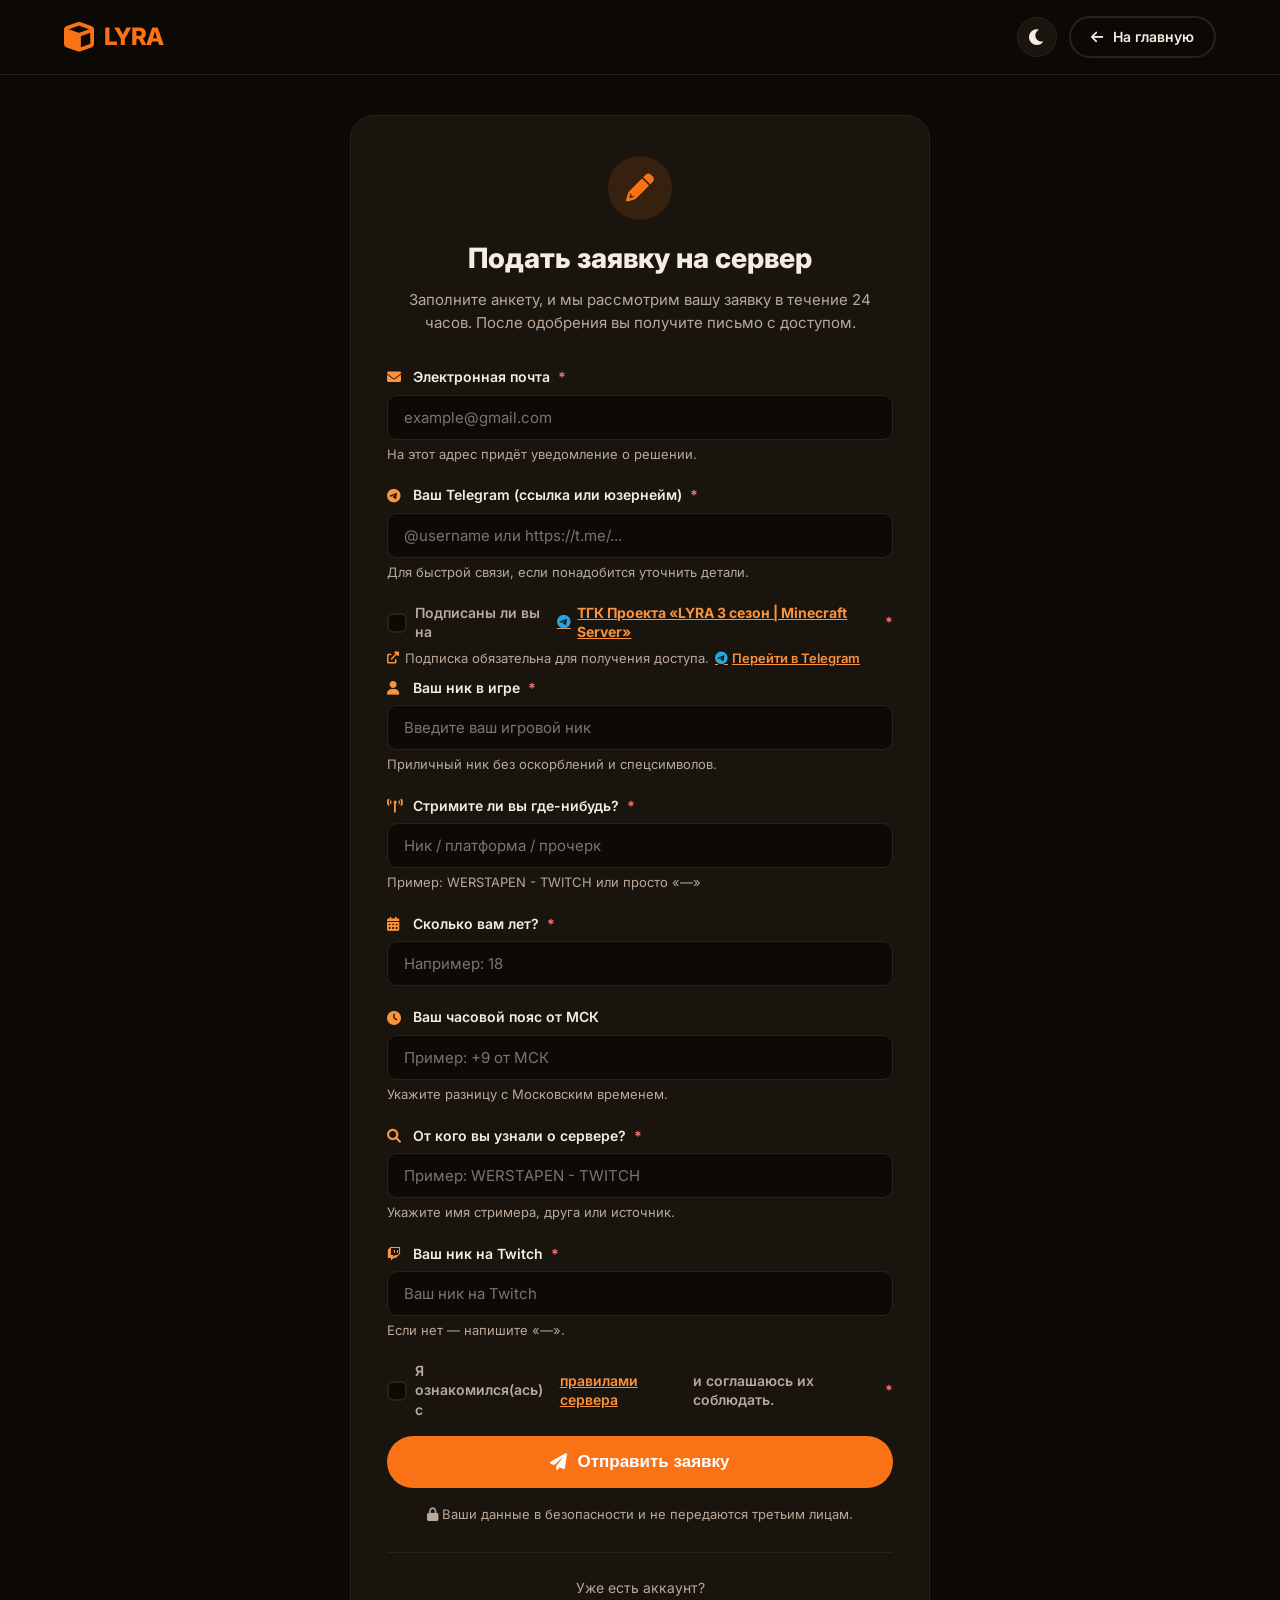
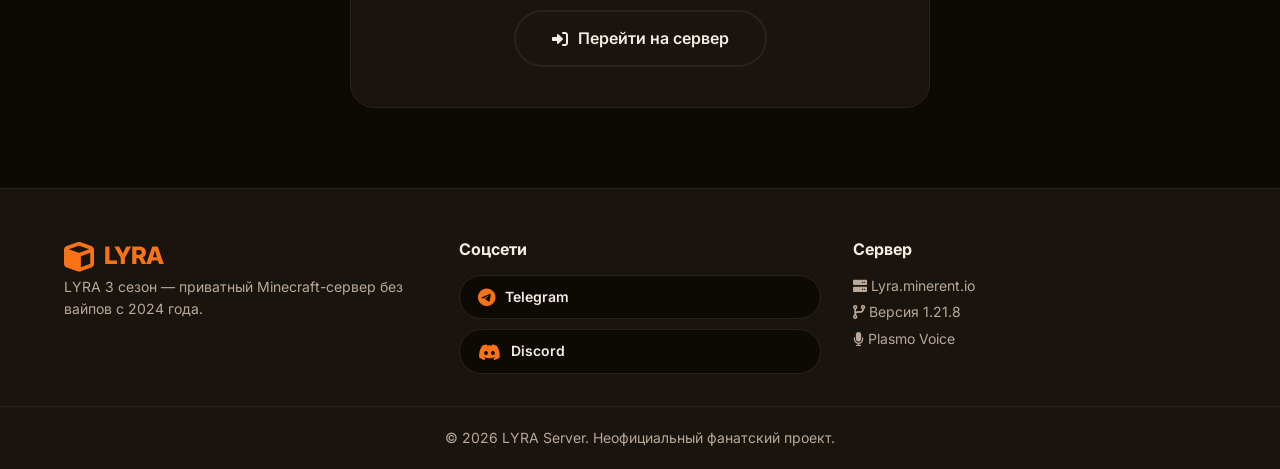
<file: apply.html>
<!DOCTYPE html>
<html lang="ru" data-theme="dark">
<head>
    <meta charset="UTF-8" />
    <meta name="viewport" content="width=device-width, initial-scale=1.0" />
    <title>Заявка на сервер — LYRA</title>

    <link rel="preconnect" href="https://fonts.googleapis.com" />
    <link rel="preconnect" href="https://fonts.gstatic.com" crossorigin />
    <link href="https://fonts.googleapis.com/css2?family=Inter:opsz,wght@14..32,400;14..32,600;14..32,700;14..32,800&display=swap" rel="stylesheet" />
    <link rel="stylesheet" href="https://cdnjs.cloudflare.com/ajax/libs/font-awesome/6.0.0-beta3/css/all.min.css" />

    <link rel="stylesheet" href="css/style.css" />
    <link rel="stylesheet" href="css/theme.css" />
</head>
<body>

    <header>
        <div class="container header-inner">
            <a href="index.html" class="logo">
                <i class="fas fa-cube"></i>
                <span>LYRA</span>
            </a>

            <div class="header-actions">
                <button class="theme-toggle" id="themeToggle" aria-label="Переключить тему">
                    <i class="fas fa-moon"></i>
                </button>
                <a href="index.html" class="btn-secondary" style="padding: 8px 20px; font-size: 14px;">
                    <i class="fas fa-arrow-left"></i> На главную
                </a>
            </div>
        </div>
    </header>

    <section class="apply-page" id="applyPage">
        <div class="container">
            <div class="apply-wrapper">

                <div id="formContainer">
                    <div class="apply-header">
                        <div class="apply-icon">
                            <i class="fas fa-pencil-alt"></i>
                        </div>
                        <h1>Подать заявку на сервер</h1>
                        <p class="apply-sub">
                            Заполните анкету, и мы рассмотрим вашу заявку в течение 24 часов.
                            После одобрения вы получите письмо с доступом.
                        </p>
                    </div>

                    <form class="apply-form" id="applyForm">
                        <!-- Все поля формы -->

                        <!-- 1. Электронная почта -->
                        <div class="form-group">
                            <label for="email">
                                <i class="fas fa-envelope"></i> Электронная почта <span class="required">*</span>
                            </label>
                            <input type="email" id="email" name="email" placeholder="example@gmail.com" required />
                            <span class="form-hint">На этот адрес придёт уведомление о решении.</span>
                        </div>

                        <!-- 2. Telegram -->
                        <div class="form-group">
                            <label for="telegram">
                                <i class="fab fa-telegram-plane"></i> Ваш Telegram (ссылка или юзернейм) <span class="required">*</span>
                            </label>
                            <input type="text" id="telegram" name="telegram" placeholder="@username или https://t.me/..." required />
                            <span class="form-hint">Для быстрой связи, если понадобится уточнить детали.</span>
                        </div>

<!-- 3. Подписка на ТГК -->
<div class="form-group checkbox-group">
    <label class="checkbox-label">
        <input type="checkbox" id="agreeTelegram" name="agreeTelegram" value="Да" required />
        <span class="checkmark"></span>
        Подписаны ли вы на 
        <a href="https://t.me/lyraminecraft" target="_blank" class="rules-link" style="font-weight: 700; display: inline-flex; align-items: center; gap: 4px;">
            <i class="fab fa-telegram-plane" style="color: #26A5E4;"></i>
            ТГК Проекта «LYRA 3 сезон | Minecraft Server»
        </a>
        <span class="required">*</span>
    </label>
    <span class="form-hint" style="margin-top: 4px; display: flex; align-items: center; gap: 6px; flex-wrap: wrap;">
        <i class="fas fa-external-link-alt" style="font-size: 12px; color: var(--orange-400);"></i>
        Подписка обязательна для получения доступа.
        <a href="https://t.me/lyraminecraft" target="_blank" class="rules-link" style="font-weight: 600; display: inline-flex; align-items: center; gap: 4px;">
            <i class="fab fa-telegram-plane" style="color: #26A5E4;"></i>
            Перейти в Telegram
        </a>
    </span>
</div>

                        <!-- 4. Ник в игре -->
                        <div class="form-group">
                            <label for="nickname">
                                <i class="fas fa-user"></i> Ваш ник в игре <span class="required">*</span>
                            </label>
                            <input type="text" id="nickname" name="nickname" placeholder="Введите ваш игровой ник" required />
                            <span class="form-hint">Приличный ник без оскорблений и спецсимволов.</span>
                        </div>

                        <!-- 5. Стриминг -->
                        <div class="form-group">
                            <label for="streaming">
                                <i class="fas fa-broadcast-tower"></i> Стримите ли вы где-нибудь? <span class="required">*</span>
                            </label>
                            <input type="text" id="streaming" name="streaming" placeholder="Ник / платформа / прочерк" required />
                            <span class="form-hint">Пример: WERSTAPEN - TWITCH или просто «—»</span>
                        </div>

                        <!-- 6. Возраст -->
                        <div class="form-group">
                            <label for="age">
                                <i class="fas fa-calendar-alt"></i> Сколько вам лет? <span class="required">*</span>
                            </label>
                            <input type="number" id="age" name="age" placeholder="Например: 18" min="10" max="99" required />
                        </div>

                        <!-- 7. Часовой пояс -->
                        <div class="form-group">
                            <label for="timezone">
                                <i class="fas fa-clock"></i> Ваш часовой пояс от МСК
                            </label>
                            <input type="text" id="timezone" name="timezone" placeholder="Пример: +9 от МСК" />
                            <span class="form-hint">Укажите разницу с Московским временем.</span>
                        </div>

                        <!-- 8. Откуда узнали -->
                        <div class="form-group">
                            <label for="source">
                                <i class="fas fa-search"></i> От кого вы узнали о сервере? <span class="required">*</span>
                            </label>
                            <input type="text" id="source" name="source" placeholder="Пример: WERSTAPEN - TWITCH" required />
                            <span class="form-hint">Укажите имя стримера, друга или источник.</span>
                        </div>

                        <!-- 9. Ник на Твиче -->
                        <div class="form-group">
                            <label for="twitch">
                                <i class="fab fa-twitch"></i> Ваш ник на Twitch <span class="required">*</span>
                            </label>
                            <input type="text" id="twitch" name="twitch" placeholder="Ваш ник на Twitch" required />
                            <span class="form-hint">Если нет — напишите «—».</span>
                        </div>

                        <div class="form-group checkbox-group">
                            <label class="checkbox-label">
                                <input type="checkbox" id="agreeRules" name="agreeRules" value="Да" required />
                                <span class="checkmark"></span>
                                Я ознакомился(ась) с <a href="rules.html" class="rules-link" target="_blank">правилами сервера</a> и соглашаюсь их соблюдать. <span class="required">*</span>
                            </label>
                        </div>

                        <button type="submit" class="btn-primary submit-btn">
                            <i class="fas fa-paper-plane"></i> Отправить заявку
                        </button>

                        <p class="form-footer">
                            <i class="fas fa-lock"></i> Ваши данные в безопасности и не передаются третьим лицам.
                        </p>
                    </form>
                </div>

                <div id="successContainer" style="display: none; text-align: center; padding: 30px 0;">
                    <div class="success-icon" style="font-size: 72px; color: #4ade80; margin-bottom: 20px;">
                        <i class="fas fa-check-circle"></i>
                    </div>
                    <h2 style="font-size: 32px; font-weight: 800; margin-bottom: 12px;">Заявка отправлена! 🎉</h2>
                    <p style="color: var(--text-muted); font-size: 17px; max-width: 400px; margin: 0 auto 24px;">
                        Спасибо! Мы рассмотрим вашу заявку в течение 24 часов.
                        На указанную почту придёт уведомление о решении.
                    </p>
                    <div style="display: flex; gap: 16px; justify-content: center; flex-wrap: wrap;">
                        <a href="index.html" class="btn-primary">
                            <i class="fas fa-home"></i> На главную
                        </a>
                        <a href="rules.html" class="btn-secondary">
                            <i class="fas fa-gavel"></i> Правила
                        </a>
                    </div>
                    <p style="color: var(--text-muted); font-size: 14px; margin-top: 24px;">
                        <i class="fas fa-envelope"></i> Письмо отправлено на вашу почту
                    </p>
                </div>

                <div class="apply-alternative" id="alternativeBlock">
                    <p>Уже есть аккаунт?</p>
                    <a href="index.html" class="btn-secondary">
                        <i class="fas fa-sign-in-alt"></i> Перейти на сервер
                    </a>
                </div>

            </div>
        </div>
    </section>

    <footer>
        <div class="container footer-inner">
            <div class="footer-col">
                <div class="logo">
                    <i class="fas fa-cube"></i>
                    <span>LYRA</span>
                </div>
                <p>LYRA 3 сезон — приватный Minecraft-сервер без вайпов с 2024 года.</p>
            </div>
            <div class="footer-col">
                <h4>Соцсети</h4>
                <div class="social-links">
                    <a href="#" class="social-btn" id="telegramLink" aria-label="Telegram">
                        <i class="fab fa-telegram-plane"></i> Telegram
                    </a>
                    <a href="#" class="social-btn" id="discordLink" aria-label="Discord">
                        <i class="fab fa-discord"></i> Discord
                    </a>
                </div>
            </div>
            <div class="footer-col">
                <h4>Сервер</h4>
                <p><i class="fas fa-server"></i> Lyra.minerent.io</p>
                <p><i class="fas fa-code-branch"></i> Версия 1.21.8</p>
                <p><i class="fas fa-microphone"></i> Plasmo Voice</p>
            </div>
        </div>
        <div class="footer-bottom">
            <div class="container">
                <p>© 2026 LYRA Server. Неофициальный фанатский проект.</p>
            </div>
        </div>
    </footer>

    <script src="js/config.js"></script>
    <script src="js/main.js"></script>
    <script>
        document.addEventListener('DOMContentLoaded', function() {

            const themeToggle = document.getElementById('themeToggle');
            if (themeToggle) {
                themeToggle.addEventListener('click', function() {
                    const html = document.documentElement;
                    const currentTheme = html.getAttribute('data-theme');
                    const newTheme = currentTheme === 'dark' ? 'light' : 'dark';
                    html.setAttribute('data-theme', newTheme);
                    localStorage.setItem('theme', newTheme);
                    const icon = this.querySelector('i');
                    icon.className = newTheme === 'dark' ? 'fas fa-moon' : 'fas fa-sun';
                });
            }

            const savedTheme = localStorage.getItem('theme');
            if (savedTheme) {
                document.documentElement.setAttribute('data-theme', savedTheme);
                const icon = document.querySelector('#themeToggle i');
                if (icon) {
                    icon.className = savedTheme === 'dark' ? 'fas fa-moon' : 'fas fa-sun';
                }
            }

            const telegramLink = document.getElementById('telegramLink');
            const discordLink = document.getElementById('discordLink');

            if (telegramLink && typeof SERVER_CONFIG !== 'undefined' && SERVER_CONFIG.social) {
                telegramLink.href = SERVER_CONFIG.social.telegram;
                telegramLink.target = '_blank';
            }

            if (discordLink && typeof SERVER_CONFIG !== 'undefined' && SERVER_CONFIG.social) {
                discordLink.href = SERVER_CONFIG.social.discord;
                discordLink.target = '_blank';
            }

            const form = document.getElementById('applyForm');
            const formContainer = document.getElementById('formContainer');
            const successContainer = document.getElementById('successContainer');
            const alternativeBlock = document.getElementById('alternativeBlock');

            if (form) {
                form.addEventListener('submit', async function(e) {
                    e.preventDefault();

                    const formData = new FormData(form);
                    const submitBtn = form.querySelector('.submit-btn');

                    const agreeRules = document.getElementById('agreeRules');
                    const agreeTelegram = document.getElementById('agreeTelegram');

                    if (!agreeRules.checked) {
                        alert('❌ Необходимо согласиться с правилами сервера.');
                        return;
                    }

                    if (!agreeTelegram.checked) {
                        alert('❌ Вы должны быть подписаны на Telegram-канал LYRA.');
                        return;
                    }

                    submitBtn.disabled = true;
                    submitBtn.innerHTML = '<i class="fas fa-spinner fa-spin"></i> Отправка...';

                    try {
                        const response = await fetch('https://formsubmit.co/ajax/nrudenko204@gmail.com', {
                            method: 'POST',
                            body: formData
                        });

                        const result = await response.json();

                        if (result.success) {
                            formContainer.style.display = 'none';
                            successContainer.style.display = 'block';
                            alternativeBlock.style.display = 'none';
                            document.title = 'Заявка отправлена — LYRA';
                            window.scrollTo({ top: 0, behavior: 'smooth' });
                        } else {
                            throw new Error('Ошибка отправки');
                        }
                    } catch (error) {
                        alert('❌ Ошибка отправки. Попробуйте позже.');
                        console.error('Ошибка:', error);
                    } finally {
                        submitBtn.disabled = false;
                        submitBtn.innerHTML = '<i class="fas fa-paper-plane"></i> Отправить заявку';
                    }
                });
            }
        });
    </script>
</body>
</html>
</file>
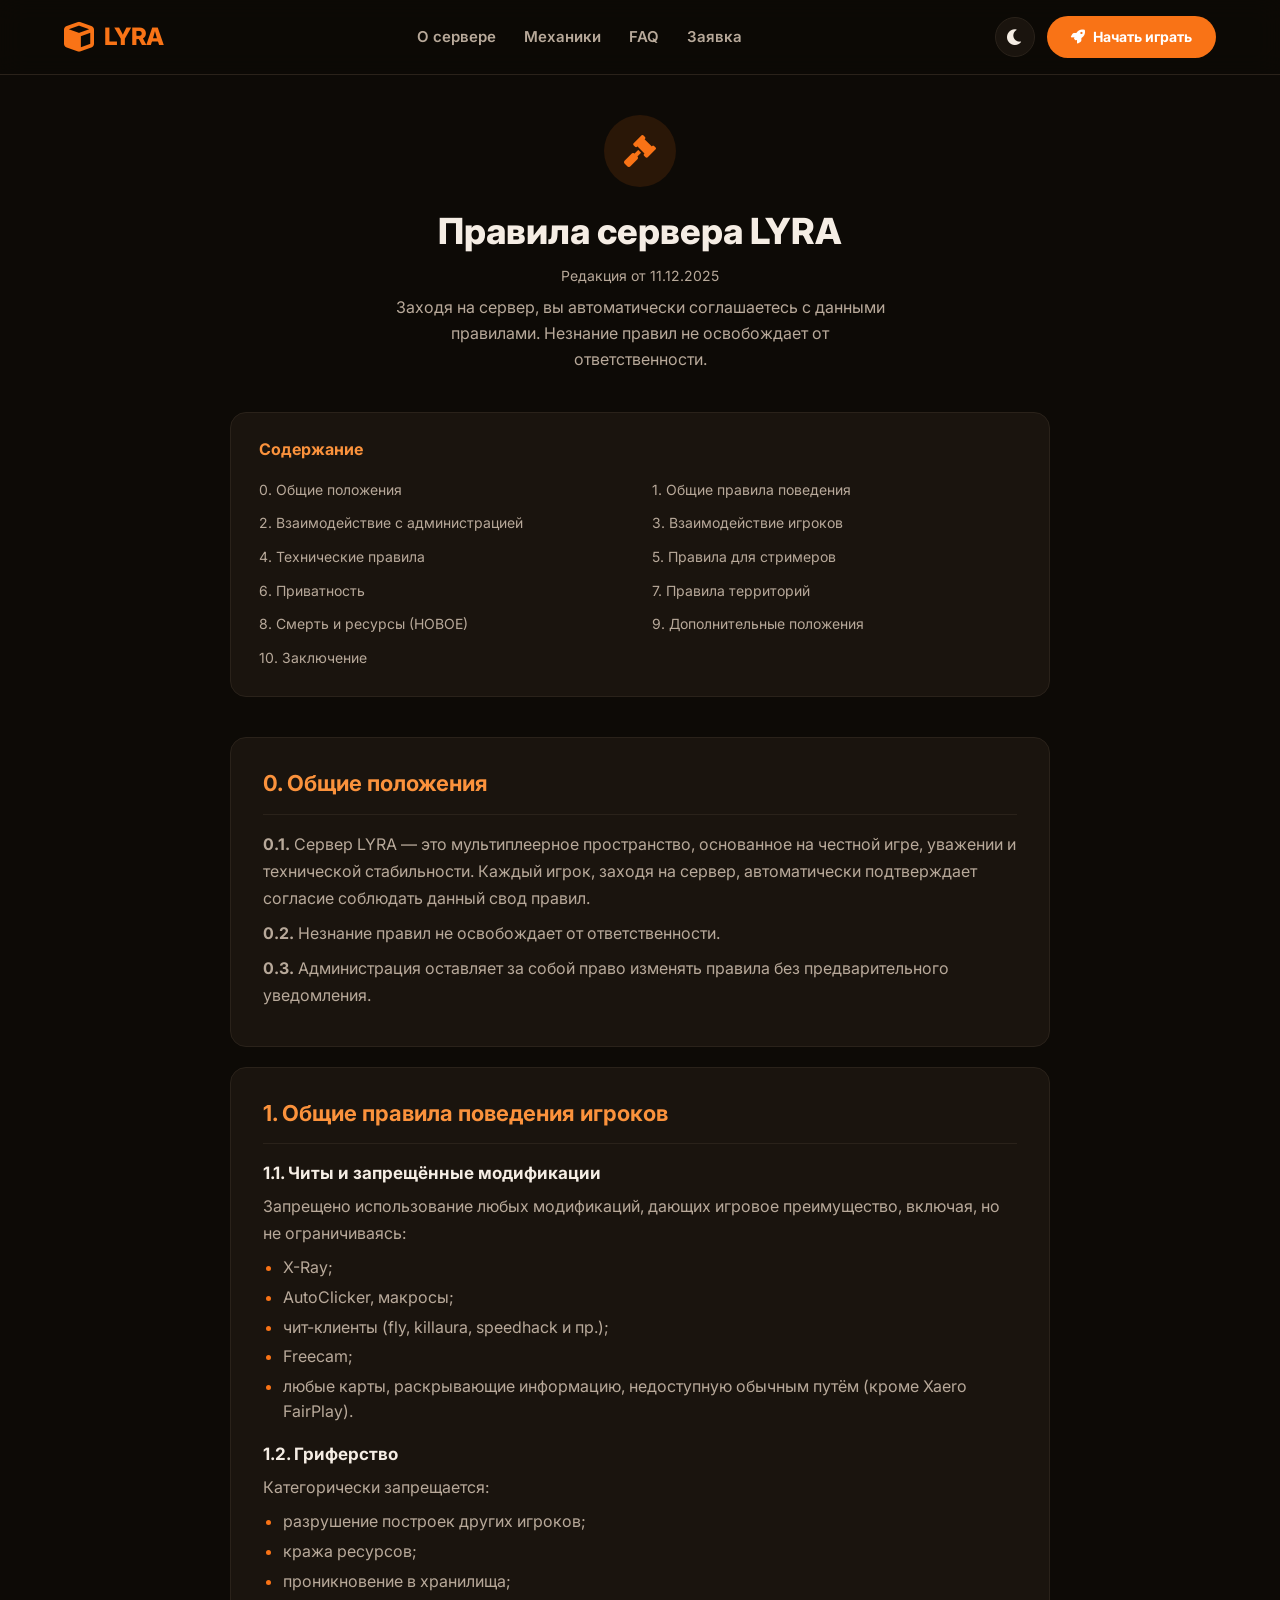
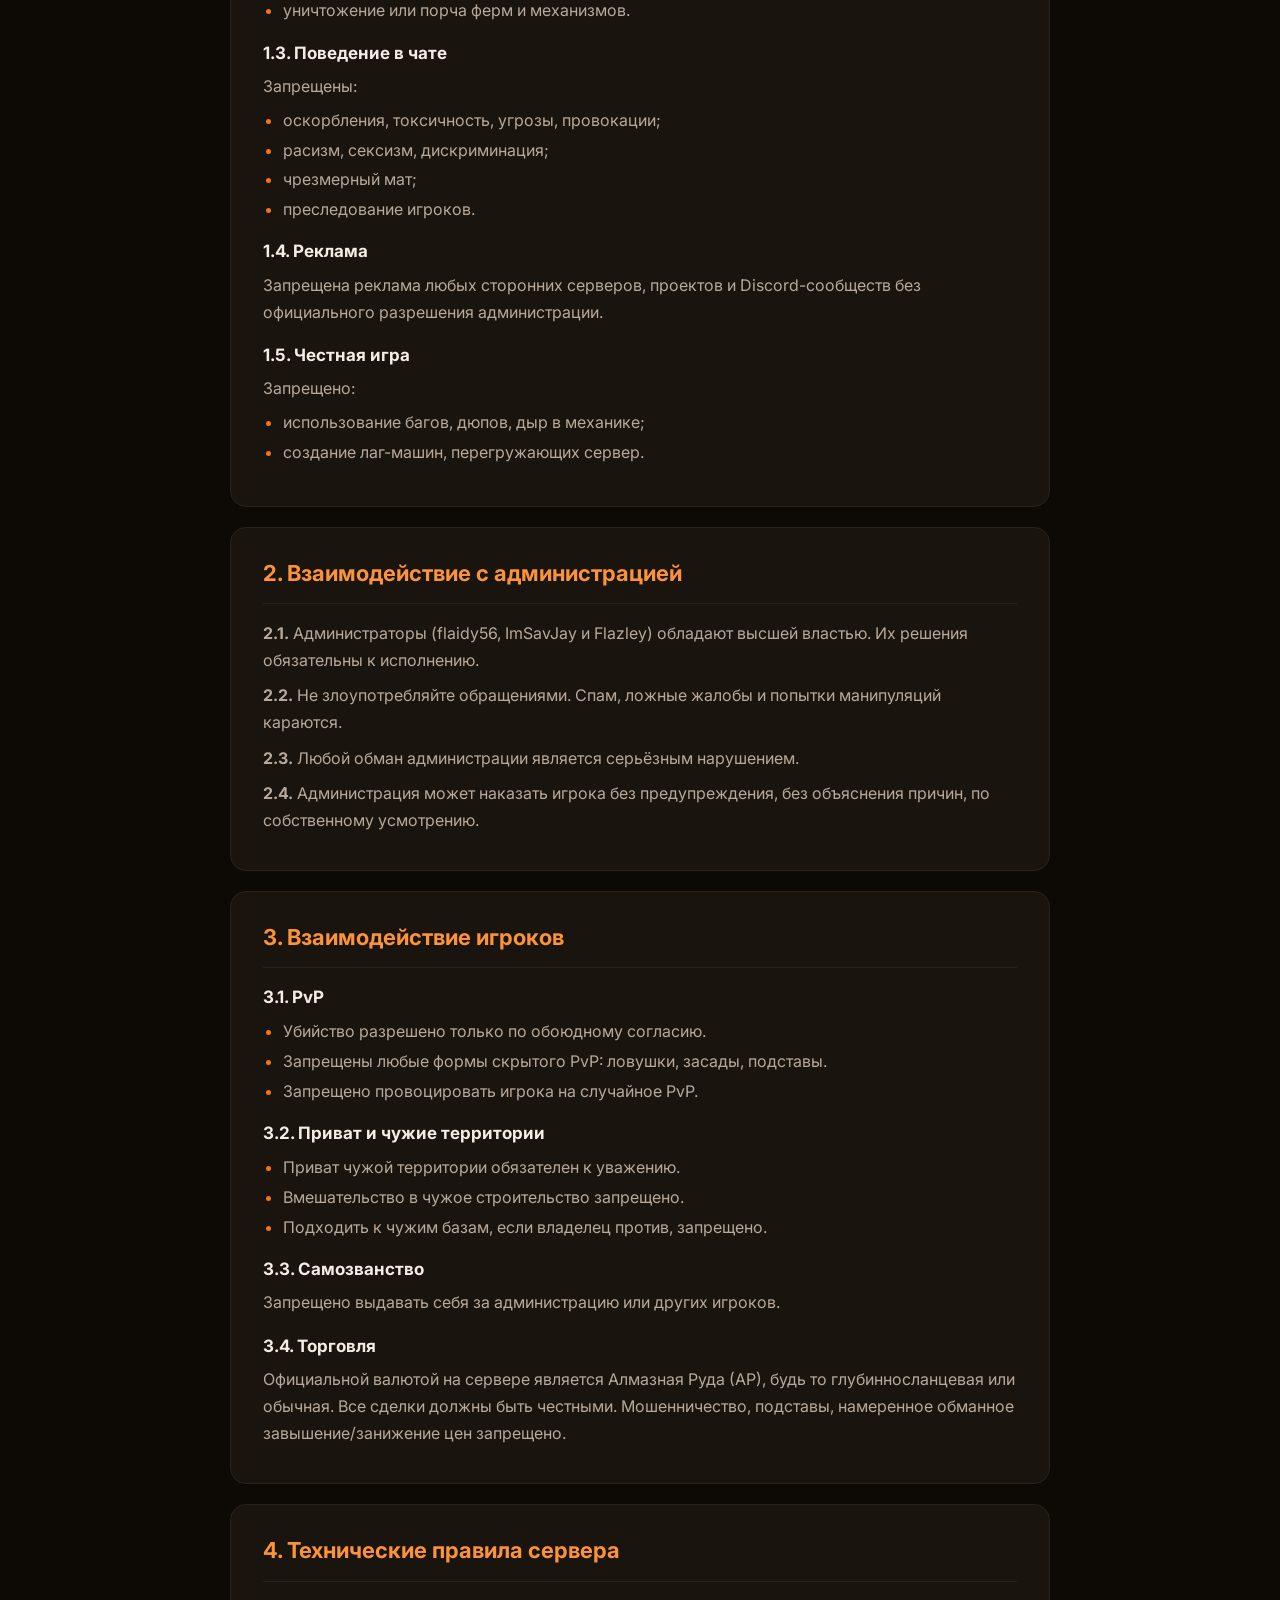
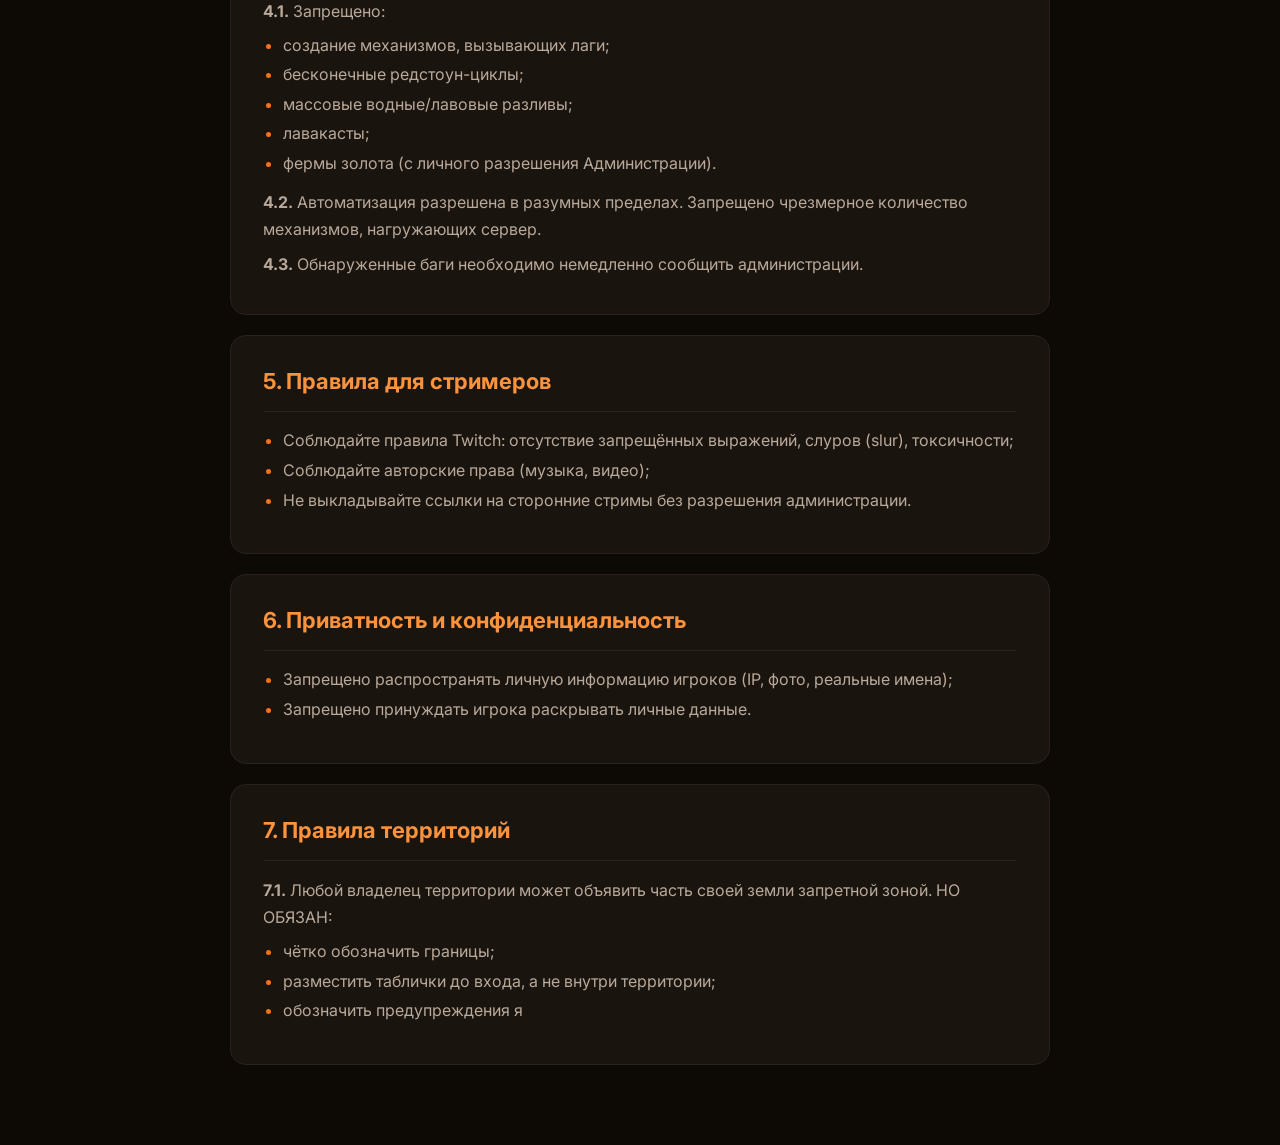
<file: rules.html>
<!DOCTYPE html>
<html lang="ru" data-theme="dark">
<head>
    <meta charset="UTF-8" />
    <meta name="viewport" content="width=device-width, initial-scale=1.0" />
    <title>Правила сервера — LYRA</title>

    <link rel="preconnect" href="https://fonts.googleapis.com" />
    <link rel="preconnect" href="https://fonts.gstatic.com" crossorigin />
    <link href="https://fonts.googleapis.com/css2?family=Inter:opsz,wght@14..32,400;14..32,600;14..32,700;14..32,800&display=swap" rel="stylesheet" />
    <link rel="stylesheet" href="https://cdnjs.cloudflare.com/ajax/libs/font-awesome/6.0.0-beta3/css/all.min.css" />

    <link rel="stylesheet" href="css/style.css" />
    <link rel="stylesheet" href="css/theme.css" />
</head>
<body>

    <header>
        <div class="container header-inner">
            <a href="index.html" class="logo">
                <i class="fas fa-cube"></i>
                <span>LYRA</span>
            </a>

            <nav class="nav-links">
                <a href="index.html#about">О сервере</a>
                <a href="index.html#features">Механики</a>
                <a href="index.html#faq">FAQ</a>
                <a href="apply.html" class="nav-apply">Заявка</a>
            </nav>

            <div class="header-actions">
                <button class="theme-toggle" id="themeToggle" aria-label="Переключить тему">
                    <i class="fas fa-moon"></i>
                </button>
                <a href="apply.html" class="btn-play-header">
                    <i class="fas fa-rocket"></i> Начать играть
                </a>
            </div>
        </div>
    </header>

    <section class="rules-page">
        <div class="container">
            <div class="rules-wrapper">
                <!-- Заголовок -->
                <div class="rules-header">
                    <div class="rules-icon">
                        <i class="fas fa-gavel"></i>
                    </div>
                    <h1>Правила сервера <span class="highlight">LYRA</span></h1>
                    <p class="rules-date">Редакция от 11.12.2025</p>
                    <p class="rules-sub">
                        Заходя на сервер, вы автоматически соглашаетесь с данными правилами.
                        Незнание правил не освобождает от ответственности.
                    </p>
                </div>

                <div class="rules-toc">
                    <h3>Содержание</h3>
                    <ul>
                        <li><a href="#section-0">0. Общие положения</a></li>
                        <li><a href="#section-1">1. Общие правила поведения</a></li>
                        <li><a href="#section-2">2. Взаимодействие с администрацией</a></li>
                        <li><a href="#section-3">3. Взаимодействие игроков</a></li>
                        <li><a href="#section-4">4. Технические правила</a></li>
                        <li><a href="#section-5">5. Правила для стримеров</a></li>
                        <li><a href="#section-6">6. Приватность</a></li>
                        <li><a href="#section-7">7. Правила территорий</a></li>
                        <li><a href="#section-8">8. Смерть и ресурсы (НОВОЕ)</a></li>
                        <li><a href="#section-9">9. Дополнительные положения</a></li>
                        <li><a href="#section-10">10. Заключение</a></li>
                    </ul>
                </div>

                <div class="rules-content">

                    <div id="section-0" class="rule-section">
                        <h2>0. Общие положения</h2>
                        <div class="rule-body">
                            <p><strong>0.1.</strong> Сервер LYRA — это мультиплеерное пространство, основанное на честной игре, уважении и технической стабильности. Каждый игрок, заходя на сервер, автоматически подтверждает согласие соблюдать данный свод правил.</p>
                            <p><strong>0.2.</strong> Незнание правил не освобождает от ответственности.</p>
                            <p><strong>0.3.</strong> Администрация оставляет за собой право изменять правила без предварительного уведомления.</p>
                        </div>
                    </div>

                    <div id="section-1" class="rule-section">
                        <h2>1. Общие правила поведения игроков</h2>
                        <div class="rule-body">
                            <h3>1.1. Читы и запрещённые модификации</h3>
                            <p>Запрещено использование любых модификаций, дающих игровое преимущество, включая, но не ограничиваясь:</p>
                            <ul>
                                <li>X-Ray;</li>
                                <li>AutoClicker, макросы;</li>
                                <li>чит-клиенты (fly, killaura, speedhack и пр.);</li>
                                <li>Freecam;</li>
                                <li>любые карты, раскрывающие информацию, недоступную обычным путём (кроме Xaero FairPlay).</li>
                            </ul>

                            <h3>1.2. Гриферство</h3>
                            <p>Категорически запрещается:</p>
                            <ul>
                                <li>разрушение построек других игроков;</li>
                                <li>кража ресурсов;</li>
                                <li>проникновение в хранилища;</li>
                                <li>уничтожение или порча ферм и механизмов.</li>
                            </ul>

                            <h3>1.3. Поведение в чате</h3>
                            <p>Запрещены:</p>
                            <ul>
                                <li>оскорбления, токсичность, угрозы, провокации;</li>
                                <li>расизм, сексизм, дискриминация;</li>
                                <li>чрезмерный мат;</li>
                                <li>преследование игроков.</li>
                            </ul>

                            <h3>1.4. Реклама</h3>
                            <p>Запрещена реклама любых сторонних серверов, проектов и Discord-сообществ без официального разрешения администрации.</p>

                            <h3>1.5. Честная игра</h3>
                            <p>Запрещено:</p>
                            <ul>
                                <li>использование багов, дюпов, дыр в механике;</li>
                                <li>создание лаг-машин, перегружающих сервер.</li>
                            </ul>
                        </div>
                    </div>

                    <div id="section-2" class="rule-section">
                        <h2>2. Взаимодействие с администрацией</h2>
                        <div class="rule-body">
                            <p><strong>2.1.</strong> Администраторы (flaidy56, ImSavJay и Flazley) обладают высшей властью. Их решения обязательны к исполнению.</p>
                            <p><strong>2.2.</strong> Не злоупотребляйте обращениями. Спам, ложные жалобы и попытки манипуляций караются.</p>
                            <p><strong>2.3.</strong> Любой обман администрации является серьёзным нарушением.</p>
                            <p><strong>2.4.</strong> Администрация может наказать игрока без предупреждения, без объяснения причин, по собственному усмотрению.</p>
                        </div>
                    </div>

                    <div id="section-3" class="rule-section">
                        <h2>3. Взаимодействие игроков</h2>
                        <div class="rule-body">
                            <h3>3.1. PvP</h3>
                            <ul>
                                <li>Убийство разрешено только по обоюдному согласию.</li>
                                <li>Запрещены любые формы скрытого PvP: ловушки, засады, подставы.</li>
                                <li>Запрещено провоцировать игрока на случайное PvP.</li>
                            </ul>

                            <h3>3.2. Приват и чужие территории</h3>
                            <ul>
                                <li>Приват чужой территории обязателен к уважению.</li>
                                <li>Вмешательство в чужое строительство запрещено.</li>
                                <li>Подходить к чужим базам, если владелец против, запрещено.</li>
                            </ul>

                            <h3>3.3. Самозванство</h3>
                            <p>Запрещено выдавать себя за администрацию или других игроков.</p>

                            <h3>3.4. Торговля</h3>
                            <p>Официальной валютой на сервере является Алмазная Руда (АР), будь то глубинносланцевая или обычная. Все сделки должны быть честными. Мошенничество, подставы, намеренное обманное завышение/занижение цен запрещено.</p>
                        </div>
                    </div>

                    <div id="section-4" class="rule-section">
                        <h2>4. Технические правила сервера</h2>
                        <div class="rule-body">
                            <p><strong>4.1.</strong> Запрещено:</p>
                            <ul>
                                <li>создание механизмов, вызывающих лаги;</li>
                                <li>бесконечные редстоун-циклы;</li>
                                <li>массовые водные/лавовые разливы;</li>
                                <li>лавакасты;</li>
                                <li>фермы золота (с личного разрешения Администрации).</li>
                            </ul>
                            <p><strong>4.2.</strong> Автоматизация разрешена в разумных пределах. Запрещено чрезмерное количество механизмов, нагружающих сервер.</p>
                            <p><strong>4.3.</strong> Обнаруженные баги необходимо немедленно сообщить администрации.</p>
                        </div>
                    </div>

                    <div id="section-5" class="rule-section">
                        <h2>5. Правила для стримеров</h2>
                        <div class="rule-body">
                            <ul>
                                <li>Соблюдайте правила Twitch: отсутствие запрещённых выражений, слуров (slur), токсичности;</li>
                                <li>Соблюдайте авторские права (музыка, видео);</li>
                                <li>Не выкладывайте ссылки на сторонние стримы без разрешения администрации.</li>
                            </ul>
                        </div>
                    </div>

                    <div id="section-6" class="rule-section">
                        <h2>6. Приватность и конфиденциальность</h2>
                        <div class="rule-body">
                            <ul>
                                <li>Запрещено распространять личную информацию игроков (IP, фото, реальные имена);</li>
                                <li>Запрещено принуждать игрока раскрывать личные данные.</li>
                            </ul>
                        </div>
                    </div>

                    <div id="section-7" class="rule-section">
                        <h2>7. Правила территорий</h2>
                        <div class="rule-body">
                            <p><strong>7.1.</strong> Любой владелец территории может объявить часть своей земли запретной зоной. НО ОБЯЗАН:</p>
                            <ul>
                                <li>чётко обозначить границы;</li>
                                <li>разместить таблички до входа, а не внутри территории;</li>
                                <li>обозначить предупреждения я
</file>
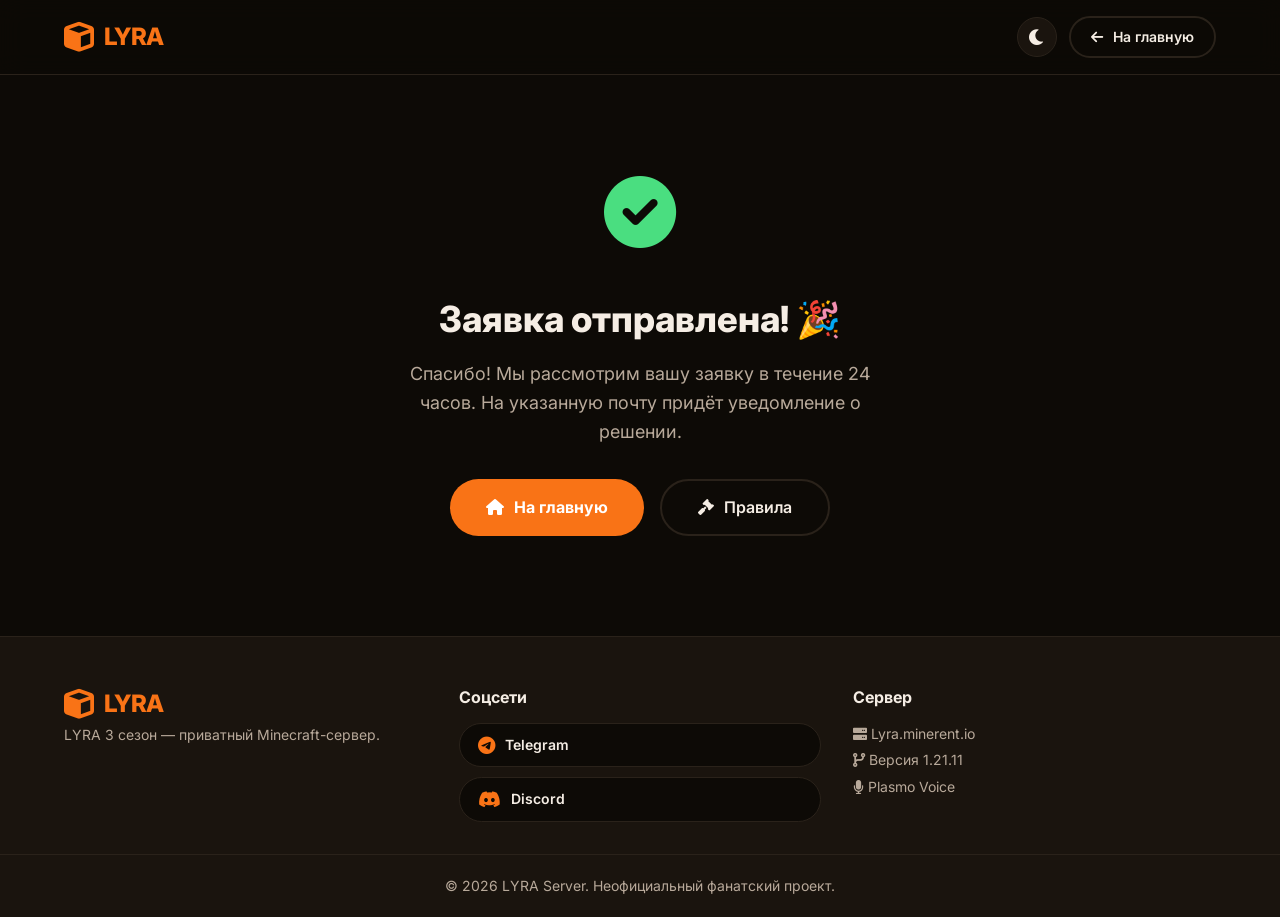
<file: thanks.html>
<!DOCTYPE html>
<html lang="ru" data-theme="dark">
<head>
    <meta charset="UTF-8" />
    <meta name="viewport" content="width=device-width, initial-scale=1.0" />
    <title>Заявка отправлена — LYRA</title>

    <link rel="preconnect" href="https://fonts.googleapis.com" />
    <link rel="preconnect" href="https://fonts.gstatic.com" crossorigin />
    <link href="https://fonts.googleapis.com/css2?family=Inter:opsz,wght@14..32,400;14..32,600;14..32,700;14..32,800&display=swap" rel="stylesheet" />
    <link rel="stylesheet" href="https://cdnjs.cloudflare.com/ajax/libs/font-awesome/6.0.0-beta3/css/all.min.css" />

    <link rel="stylesheet" href="css/style.css" />
    <link rel="stylesheet" href="css/theme.css" />
</head>
<body>

    <header>
        <div class="container header-inner">
            <a href="index.html" class="logo">
                <i class="fas fa-cube"></i>
                <span>LYRA</span>
            </a>
            <div class="header-actions">
                <button class="theme-toggle" id="themeToggle" aria-label="Переключить тему">
                    <i class="fas fa-moon"></i>
                </button>
                <a href="index.html" class="btn-secondary" style="padding: 8px 20px; font-size: 14px;">
                    <i class="fas fa-arrow-left"></i> На главную
                </a>
            </div>
        </div>
    </header>

    <section style="padding: 80px 0; text-align: center;">
        <div class="container">
            <div style="font-size: 72px; color: #4ade80; margin-bottom: 20px;">
                <i class="fas fa-check-circle"></i>
            </div>
            <h1 style="font-size: 36px; font-weight: 800; margin-bottom: 12px;">Заявка отправлена! 🎉</h1>
            <p style="color: var(--text-muted); font-size: 18px; max-width: 500px; margin: 0 auto 32px;">
                Спасибо! Мы рассмотрим вашу заявку в течение 24 часов.
                На указанную почту придёт уведомление о решении.
            </p>
            <div style="display: flex; gap: 16px; justify-content: center; flex-wrap: wrap;">
                <a href="index.html" class="btn-primary">
                    <i class="fas fa-home"></i> На главную
                </a>
                <a href="rules.html" class="btn-secondary">
                    <i class="fas fa-gavel"></i> Правила
                </a>
            </div>
        </div>
    </section>

    <footer>
        <div class="container footer-inner">
            <div class="footer-col">
                <div class="logo">
                    <i class="fas fa-cube"></i>
                    <span>LYRA</span>
                </div>
                <p>LYRA 3 сезон — приватный Minecraft-сервер.</p>
            </div>
            <div class="footer-col">
                <h4>Соцсети</h4>
                <div class="social-links">
                    <a href="#" class="social-btn" id="telegramLink" aria-label="Telegram">
                        <i class="fab fa-telegram-plane"></i> Telegram
                    </a>
                    <a href="#" class="social-btn" id="discordLink" aria-label="Discord">
                        <i class="fab fa-discord"></i> Discord
                    </a>
                </div>
            </div>
            <div class="footer-col">
                <h4>Сервер</h4>
                <p><i class="fas fa-server"></i> Lyra.minerent.io</p>
                <p><i class="fas fa-code-branch"></i> Версия 1.21.11</p>
                <p><i class="fas fa-microphone"></i> Plasmo Voice</p>
            </div>
        </div>
        <div class="footer-bottom">
            <div class="container">
                <p>© 2026 LYRA Server. Неофициальный фанатский проект.</p>
            </div>
        </div>
    </footer>

    <script src="js/config.js"></script>
    <script src="js/main.js"></script>
</body>
</html>
</file>
<file: css/style.css>
* {
    margin: 0;
    padding: 0;
    box-sizing: border-box;
}

body {
    font-family: 'Inter', sans-serif;
    background: var(--bg-primary);
    color: var(--text-primary);
    line-height: 1.6;
    transition: background 0.3s, color 0.3s;
}

a {
    text-decoration: none;
    color: inherit;
}

.container {
    max-width: 1200px;
    margin: 0 auto;
    padding: 0 24px;
}

img {
    max-width: 100%;
}

:root {
    --orange-400: #fb923c;
    --orange-500: #f97316;
    --orange-600: #ea580c;
    --orange-700: #c2410c;
}

header {
    padding: 16px 0;
    border-bottom: 1px solid var(--border-color);
    background: var(--header-bg);
    backdrop-filter: blur(12px);
    position: sticky;
    top: 0;
    z-index: 100;
    transition: background 0.3s, border-color 0.3s;
}

.header-inner {
    display: flex;
    justify-content: space-between;
    align-items: center;
    flex-wrap: wrap;
    gap: 16px;
}

.logo {
    display: flex;
    align-items: center;
    gap: 10px;
    font-size: 24px;
    font-weight: 800;
    letter-spacing: -0.5px;
}

.logo i {
    color: var(--orange-500);
    font-size: 30px;
}

.logo span {
    color: var(--orange-500);
}

.nav-links {
    display: flex;
    gap: 28px;
    font-weight: 600;
    font-size: 15px;
}

.nav-links a {
    color: var(--text-muted);
    transition: 0.2s;
    position: relative;
}

.nav-links a:hover {
    color: var(--orange-400);
}

.nav-links a::after {
    content: '';
    position: absolute;
    bottom: -4px;
    left: 0;
    width: 0;
    height: 2px;
    background: var(--orange-500);
    transition: 0.3s;
}

.nav-links a:hover::after {
    width: 100%;
}

.header-actions {
    display: flex;
    align-items: center;
    gap: 12px;
}

.theme-toggle {
    background: var(--card-bg);
    border: 1px solid var(--border-color);
    color: var(--text-primary);
    width: 40px;
    height: 40px;
    border-radius: 50%;
    cursor: pointer;
    font-size: 18px;
    transition: 0.3s;
    display: flex;
    align-items: center;
    justify-content: center;
}

.theme-toggle:hover {
    background: var(--orange-500);
    color: #fff;
    border-color: var(--orange-500);
}

.btn-play-header {
    background: var(--orange-500);
    color: #fff;
    padding: 10px 24px;
    border: none;
    border-radius: 40px;
    font-weight: 700;
    font-size: 14px;
    cursor: pointer;
    transition: 0.3s;
    display: flex;
    align-items: center;
    gap: 8px;
}

.btn-play-header:hover {
    background: var(--orange-400);
    transform: scale(1.03);
    box-shadow: 0 0 24px rgba(249, 115, 22, 0.3);
}

.hero {
    padding: 80px 0 60px;
    text-align: center;
    position: relative;
    overflow: hidden;
    min-height: 85vh;
    display: flex;
    align-items: center;
    justify-content: center;
    background-image: url('../assets/hero-bg.png');
    background-size: cover;
    background-position: center;
    background-repeat: no-repeat;
    background-color: #1a140e;
}

.hero::before {
    content: '';
    position: absolute;
    top: 0;
    left: 0;
    width: 100%;
    height: 100%;
    background: rgba(13, 10, 6, 0.65);
    pointer-events: none;
    z-index: 1;
}

.hero-content {
    position: relative;
    z-index: 2;
    max-width: 800px;
    margin: 0 auto;
}

.hero-badge {
    display: inline-block;
    background: var(--card-bg);
    padding: 6px 18px;
    border-radius: 40px;
    font-size: 14px;
    font-weight: 600;
    color: var(--text-muted);
    border: 1px solid var(--border-color);
    margin-bottom: 24px;
}

.hero-badge i {
    margin-right: 8px;
}

.hero h1 {
    font-size: clamp(38px, 7vw, 72px);
    font-weight: 800;
    letter-spacing: -1.5px;
    line-height: 1.1;
    margin-bottom: 20px;
}

.hero h1 .highlight {
    color: var(--orange-500);
    position: relative;
}

.hero h1 .highlight::after {
    content: '';
    position: absolute;
    bottom: 4px;
    left: 0;
    width: 100%;
    height: 6px;
    background: var(--orange-500);
    opacity: 0.3;
    border-radius: 4px;
}

.hero-desc {
    font-size: 18px;
    color: var(--text-muted);
    max-width: 600px;
    margin: 0 auto 32px;
}

.hero-buttons {
    display: flex;
    flex-wrap: wrap;
    justify-content: center;
    gap: 16px;
    margin-bottom: 48px;
}

.btn-primary {
    display: inline-flex;
    align-items: center;
    gap: 10px;
    background: var(--orange-500);
    color: #fff;
    padding: 14px 36px;
    border: none;
    border-radius: 40px;
    font-weight: 700;
    font-size: 16px;
    cursor: pointer;
    transition: 0.3s;
}

.btn-primary:hover {
    background: var(--orange-400);
    transform: translateY(-2px);
    box-shadow: 0 8px 30px rgba(249, 115, 22, 0.35);
}

.btn-secondary {
    display: inline-flex;
    align-items: center;
    gap: 10px;
    background: transparent;
    color: var(--text-primary);
    padding: 14px 36px;
    border: 2px solid var(--border-color);
    border-radius: 40px;
    font-weight: 600;
    font-size: 16px;
    cursor: pointer;
    transition: 0.3s;
}

.btn-secondary:hover {
    border-color: var(--orange-500);
    color: var(--orange-500);
}

.server-status {
    display: flex;
    flex-wrap: wrap;
    justify-content: center;
    gap: 32px;
    background: var(--card-bg);
    padding: 20px 32px;
    border-radius: 16px;
    border: 1px solid var(--border-color);
    max-width: 700px;
    margin: 0 auto;
}

.status-item {
    display: flex;
    align-items: center;
    gap: 8px;
    font-size: 15px;
    color: var(--text-muted);
}

.status-item i {
    color: var(--orange-400);
    font-size: 18px;
}

.status-item strong {
    color: var(--text-primary);
    font-weight: 700;
}

.status-dot {
    width: 10px;
    height: 10px;
    border-radius: 50%;
    display: inline-block;
}

.status-dot.online {
    background: #4ade80;
    box-shadow: 0 0 12px rgba(74, 222, 128, 0.4);
}

.status-dot.offline {
    background: #f87171;
    box-shadow: 0 0 12px rgba(248, 113, 113, 0.4);
}

section {
    padding: 70px 0;
}

.section-title {
    font-size: clamp(28px, 4vw, 42px);
    font-weight: 800;
    text-align: center;
    margin-bottom: 16px;
    letter-spacing: -0.5px;
}

.section-title .highlight {
    color: var(--orange-500);
}

.section-subtitle {
    text-align: center;
    color: var(--text-muted);
    font-size: 17px;
    max-width: 600px;
    margin: 0 auto 48px;
}

.about-grid {
    display: grid;
    grid-template-columns: repeat(auto-fit, minmax(240px, 1fr));
    gap: 24px;
}

.about-card {
    background: var(--card-bg);
    padding: 32px 24px;
    border-radius: 16px;
    border: 1px solid var(--border-color);
    transition: 0.3s;
    text-align: center;
}

.about-card:hover {
    transform: translateY(-4px);
    border-color: var(--orange-500);
    box-shadow: 0 8px 30px rgba(249, 115, 22, 0.08);
}

.about-icon {
    font-size: 36px;
    color: var(--orange-500);
    margin-bottom: 16px;
}

.about-card h3 {
    font-size: 18px;
    margin-bottom: 8px;
}

.about-card p {
    color: var(--text-muted);
    font-size: 15px;
}

.features-grid {
    display: grid;
    grid-template-columns: repeat(auto-fit, minmax(200px, 1fr));
    gap: 24px;
}

.feature-item {
    text-align: center;
    background: var(--card-bg);
    padding: 28px 16px;
    border-radius: 16px;
    border: 1px solid var(--border-color);
    transition: 0.3s;
}

.feature-item:hover {
    border-color: var(--orange-500);
    transform: scale(1.02);
}

.feature-item i {
    font-size: 32px;
    color: var(--orange-500);
    margin-bottom: 12px;
}

.feature-item h4 {
    font-size: 16px;
    margin-bottom: 4px;
}

.feature-item p {
    font-size: 14px;
    color: var(--text-muted);
}

.steps-grid {
    display: grid;
    grid-template-columns: repeat(auto-fit, minmax(200px, 1fr));
    gap: 32px;
    margin-top: 16px;
}

.step-card {
    text-align: center;
    background: var(--card-bg);
    padding: 32px 20px;
    border-radius: 16px;
    border: 1px solid var(--border-color);
    position: relative;
}

.step-number {
    width: 48px;
    height: 48px;
    background: var(--orange-500);
    color: #fff;
    border-radius: 50%;
    display: flex;
    align-items: center;
    justify-content: center;
    font-size: 20px;
    font-weight: 800;
    margin: 0 auto 16px;
}

.step-card h3 {
    font-size: 18px;
    margin-bottom: 6px;
}

.step-card p {
    color: var(--text-muted);
    font-size: 15px;
}

.faq-list {
    max-width: 700px;
    margin: 0 auto;
    display: flex;
    flex-direction: column;
    gap: 12px;
}

.faq-item {
    background: var(--card-bg);
    border: 1px solid var(--border-color);
    border-radius: 12px;
    overflow: hidden;
}

.faq-question {
    display: flex;
    justify-content: space-between;
    align-items: center;
    padding: 18px 24px;
    cursor: pointer;
    font-weight: 700;
    transition: 0.2s;
    user-select: none;
}

.faq-question:hover {
    background: rgba(249, 115, 22, 0.05);
}

.faq-question i {
    color: var(--orange-500);
    transition: transform 0.3s;
}

.faq-item.open .faq-question i {
    transform: rotate(180deg);
}

.faq-answer {
    max-height: 0;
    overflow: hidden;
    transition: max-height 0.3s ease, padding 0.3s ease;
    padding: 0 24px;
    color: var(--text-muted);
}

.faq-item.open .faq-answer {
    max-height: 300px;
    padding: 0 24px 18px;
}

.faq-answer ul {
    margin: 6px 0 6px 20px;
}

.faq-answer ul li {
    margin-bottom: 2px;
}

footer {
    background: var(--card-bg);
    border-top: 1px solid var(--border-color);
    padding: 48px 0 0;
    margin-top: 20px;
}

.footer-inner {
    display: grid;
    grid-template-columns: repeat(auto-fit, minmax(180px, 1fr));
    gap: 32px;
    padding-bottom: 32px;
}

.footer-col h4 {
    font-size: 16px;
    margin-bottom: 12px;
    color: var(--text-primary);
}

.footer-col p {
    color: var(--text-muted);
    font-size: 14px;
    margin-bottom: 4px;
}

.social-links {
    display: flex;
    flex-direction: column;
    gap: 10px;
}

.social-btn {
    display: inline-flex;
    align-items: center;
    gap: 10px;
    background: var(--bg-primary);
    padding: 10px 18px;
    border-radius: 40px;
    border: 1px solid var(--border-color);
    font-weight: 600;
    font-size: 14px;
    transition: 0.3s;
    color: var(--text-primary);
}

.social-btn:hover {
    border-color: var(--orange-500);
    color: var(--orange-500);
    transform: translateX(4px);
}

.social-btn i {
    font-size: 18px;
    color: var(--orange-500);
}

.footer-bottom {
    border-top: 1px solid var(--border-color);
    padding: 20px 0;
    text-align: center;
    font-size: 14px;
    color: var(--text-muted);
}

/* ===== СТРАНИЦА ЗАЯВКИ ===== */
.apply-page {
    padding: 40px 0 60px;
    min-height: 70vh;
}

.apply-wrapper {
    max-width: 580px;
    margin: 0 auto;
    background: var(--card-bg);
    border: 1px solid var(--border-color);
    border-radius: 24px;
    padding: 40px 36px;
}

.apply-header {
    text-align: center;
    margin-bottom: 32px;
}

.apply-icon {
    width: 64px;
    height: 64px;
    background: rgba(249, 115, 22, 0.12);
    border-radius: 50%;
    display: flex;
    align-items: center;
    justify-content: center;
    margin: 0 auto 16px;
    font-size: 28px;
    color: var(--orange-500);
}

.apply-header h1 {
    font-size: 28px;
    font-weight: 800;
    margin-bottom: 8px;
}

.apply-sub {
    color: var(--text-muted);
    font-size: 15px;
    line-height: 1.5;
}

.apply-form .form-group {
    margin-bottom: 20px;
}

.apply-form .form-group label {
    display: flex;
    align-items: center;
    gap: 8px;
    font-weight: 600;
    font-size: 14px;
    margin-bottom: 6px;
}

.apply-form .form-group label i {
    color: var(--orange-400);
    width: 18px;
}

.required {
    color: #f87171;
    font-weight: 700;
}

.form-hint {
    display: block;
    font-size: 13px;
    color: var(--text-muted);
    margin-top: 4px;
}

.apply-form input,
.apply-form textarea,
.apply-form select {
    width: 100%;
    padding: 12px 16px;
    border-radius: 10px;
    border: 1px solid var(--border-color);
    background: var(--bg-primary);
    color: var(--text-primary);
    font-family: inherit;
    font-size: 15px;
    transition: 0.2s;
}

.apply-form input:focus,
.apply-form textarea:focus,
.apply-form select:focus {
    outline: none;
    border-color: var(--orange-500);
    box-shadow: 0 0 0 3px rgba(249, 115, 22, 0.15);
}

.apply-form select {
    appearance: none;
    background-image: url("data:image/svg+xml,%3Csvg xmlns='http://www.w3.org/2000/svg' width='12' height='8' viewBox='0 0 12 8'%3E%3Cpath d='M1 1l5 5 5-5' stroke='%23b8a99a' stroke-width='2' fill='none' stroke-linecap='round'/%3E%3C/svg%3E");
    background-repeat: no-repeat;
    background-position: right 16px center;
    cursor: pointer;
}

.checkbox-group {
    margin: 24px 0 8px;
}

.checkbox-label {
    display: flex;
    align-items: flex-start;
    gap: 12px;
    cursor: pointer;
    font-size: 14px;
    color: var(--text-muted);
    line-height: 1.4;
}

.checkbox-label input[type="checkbox"] {
    display: none;
}

.checkmark {
    width: 20px;
    height: 20px;
    min-width: 20px;
    border: 2px solid var(--border-color);
    border-radius: 6px;
    background: var(--bg-primary);
    transition: 0.2s;
    position: relative;
    margin-top: 1px;
}

.checkbox-label input:checked+.checkmark {
    background: var(--orange-500);
    border-color: var(--orange-500);
}

.checkbox-label input:checked+.checkmark::after {
    content: '✓';
    position: absolute;
    top: 50%;
    left: 50%;
    transform: translate(-50%, -50%);
    color: #fff;
    font-size: 14px;
    font-weight: 700;
}

.rules-link {
    color: var(--orange-400);
    text-decoration: underline;
    transition: 0.2s;
}

.rules-link:hover {
    color: var(--orange-500);
}

.submit-btn {
    width: 100%;
    justify-content: center;
    padding: 16px;
    font-size: 17px;
    margin-top: 8px;
}

.form-footer {
    text-align: center;
    font-size: 13px;
    color: var(--text-muted);
    margin-top: 16px;
}

.apply-alternative {
    text-align: center;
    margin-top: 28px;
    padding-top: 24px;
    border-top: 1px solid var(--border-color);
}

.apply-alternative p {
    color: var(--text-muted);
    font-size: 14px;
    margin-bottom: 10px;
}

/* ===== СТРАНИЦА ПРАВИЛ ===== */
.rules-page {
    padding: 40px 0 60px;
}

.rules-wrapper {
    max-width: 820px;
    margin: 0 auto;
}

.rules-header {
    text-align: center;
    margin-bottom: 40px;
}

.rules-icon {
    width: 72px;
    height: 72px;
    background: rgba(249, 115, 22, 0.12);
    border-radius: 50%;
    display: flex;
    align-items: center;
    justify-content: center;
    margin: 0 auto 16px;
    font-size: 32px;
    color: var(--orange-500);
}

.rules-header h1 {
    font-size: 36px;
    font-weight: 800;
    margin-bottom: 4px;
}

.rules-date {
    font-size: 14px;
    color: var(--text-muted);
    margin-bottom: 8px;
}

.rules-sub {
    color: var(--text-muted);
    font-size: 16px;
    max-width: 500px;
    margin: 0 auto;
}

.rules-toc {
    background: var(--card-bg);
    border: 1px solid var(--border-color);
    border-radius: 16px;
    padding: 24px 28px;
    margin-bottom: 40px;
}

.rules-toc h3 {
    font-size: 16px;
    margin-bottom: 12px;
    color: var(--orange-400);
}

.rules-toc ul {
    list-style: none;
    display: grid;
    grid-template-columns: 1fr 1fr;
    gap: 4px 24px;
}

.rules-toc li {
    padding: 2px 0;
}

.rules-toc a {
    color: var(--text-muted);
    font-size: 14px;
    transition: 0.2s;
}

.rules-toc a:hover {
    color: var(--orange-400);
}

.rule-section {
    background: var(--card-bg);
    border: 1px solid var(--border-color);
    border-radius: 16px;
    padding: 28px 32px;
    margin-bottom: 20px;
    transition: 0.2s;
}

.rule-section:hover {
    border-color: rgba(249, 115, 22, 0.3);
}

.rule-section h2 {
    font-size: 22px;
    font-weight: 700;
    color: var(--orange-400);
    margin-bottom: 16px;
    padding-bottom: 12px;
    border-bottom: 1px solid var(--border-color);
}

.rule-section h3 {
    font-size: 17px;
    font-weight: 700;
    margin-top: 16px;
    margin-bottom: 6px;
    color: var(--text-primary);
}

.rule-section p {
    color: var(--text-muted);
    margin-bottom: 8px;
    line-height: 1.7;
}

.rule-section ul {
    margin: 8px 0 12px 20px;
    color: var(--text-muted);
}

.rule-section ul li {
    margin-bottom: 4px;
    line-height: 1.6;
}

.rule-section ul li::marker {
    color: var(--orange-500);
}

.rule-section .badge-new {
    background: var(--orange-500);
    color: #1c150e;
    font-size: 12px;
    font-weight: 800;
    padding: 2px 12px;
    border-radius: 20px;
    margin-left: 10px;
    vertical-align: middle;
    text-transform: uppercase;
}

.rule-section.new-rule {
    border-color: var(--orange-500);
    border-width: 2px;
}

.rule-cta {
    text-align: center;
    font-size: 18px;
    font-weight: 700;
    color: var(--orange-400) !important;
    margin-top: 16px !important;
}

.rule-cta i {
    margin-right: 10px;
}

.rules-footer-nav {
    display: flex;
    flex-wrap: wrap;
    gap: 16px;
    justify-content: center;
    margin-top: 32px;
}

/* ===== БАННЕР ===== */
.hero-banner {
    width: 100%;
    max-height: 300px;
    overflow: hidden;
}

.hero-banner img {
    width: 100%;
    height: auto;
    object-fit: cover;
    display: block;
}

/* ===== АДАПТИВ ===== */
@media (max-width: 700px) {
    .rules-toc ul {
        grid-template-columns: 1fr;
    }

    .rule-section {
        padding: 20px 16px;
    }

    .rules-header h1 {
        font-size: 28px;
    }

    .apply-wrapper {
        padding: 24px 16px;
    }

    .apply-header h1 {
        font-size: 22px;
    }

    .apply-form .form-group label {
        font-size: 13px;
    }

    .server-status {
        gap: 16px;
        padding: 16px 20px;
    }

    .nav-links {
        gap: 16px;
        font-size: 13px;
    }

    .hero {
        padding: 50px 0 40px;
    }
}

@media (max-width: 500px) {
    .header-inner {
        flex-direction: column;
        align-items: stretch;
        gap: 12px;
    }

    .nav-links {
        justify-content: center;
        flex-wrap: wrap;
    }

    .header-actions {
        justify-content: center;
    }

    .hero h1 {
        font-size: 30px;
    }

    .hero-desc {
        font-size: 16px;
    }

    .btn-primary,
    .btn-secondary {
        padding: 12px 24px;
        font-size: 14px;
    }

    .about-grid {
        grid-template-columns: 1fr;
    }

    .features-grid {
        grid-template-columns: 1fr 1fr;
    }
}
/* ===== ДОПОЛНИТЕЛЬНЫЕ СТИЛИ ДЛЯ ФОРМЫ ===== */

/* Стили для чекбоксов в форме */
.apply-form .checkbox-group {
    margin: 16px 0 8px;
}

.apply-form .checkbox-label {
    display: flex;
    align-items: flex-start;
    gap: 12px;
    cursor: pointer;
    font-size: 14px;
    color: var(--text-muted);
    line-height: 1.4;
}

.apply-form .checkbox-label input[type="checkbox"] {
    display: none;
}

.apply-form .checkmark {
    width: 20px;
    height: 20px;
    min-width: 20px;
    border: 2px solid var(--border-color);
    border-radius: 6px;
    background: var(--bg-primary);
    transition: 0.2s;
    position: relative;
    margin-top: 1px;
}

.apply-form .checkbox-label input:checked + .checkmark {
    background: var(--orange-500);
    border-color: var(--orange-500);
}

.apply-form .checkbox-label input:checked + .checkmark::after {
    content: '✓';
    position: absolute;
    top: 50%;
    left: 50%;
    transform: translate(-50%, -50%);
    color: #fff;
    font-size: 14px;
    font-weight: 700;
}

.apply-form .form-hint {
    display: block;
    font-size: 13px;
    color: var(--text-muted);
    margin-top: 4px;
}

.apply-form .rules-link {
    color: var(--orange-400);
    text-decoration: underline;
    transition: 0.2s;
}

.apply-form .rules-link:hover {
    color: var(--orange-500);
}

/* Адаптация для мобильных */
@media (max-width: 500px) {
    .apply-wrapper {
        padding: 20px 16px;
    }

    .apply-form .form-group label {
        font-size: 13px;
    }

    .apply-form .checkbox-label {
        font-size: 13px;
    }
}
</file>
<file: css/theme.css>
[data-theme="dark"] {
    --bg-primary: #0d0a06;
    --text-primary: #f5ede4;
    --text-muted: #b8a99a;
    --card-bg: #1a140e;
    --border-color: #2a221a;
    --header-bg: rgba(13, 10, 6, 0.92);
}

[data-theme="light"] {
    --bg-primary: #fcf9f5;
    --text-primary: #1c150e;
    --text-muted: #6b5f52;
    --card-bg: #ffffff;
    --border-color: #e5ddd5;
    --header-bg: rgba(252, 249, 245, 0.92);
}

[data-theme="light"] .hero::before {
    background: radial-gradient(ellipse at 30% 50%, rgba(249, 115, 22, 0.05), transparent 60%);
}

[data-theme="light"] .btn-play-header {
    color: #1c150e;
}

[data-theme="light"] .btn-play-header:hover {
    color: #1c150e;
}

[data-theme="light"] .btn-primary {
    color: #1c150e;
}

[data-theme="light"] .btn-primary:hover {
    color: #1c150e;
}

[data-theme="light"] .step-number {
    color: #1c150e;
}

[data-theme="light"] .apply-wrapper {
    background: #ffffff;
}

[data-theme="light"] .apply-form input,
[data-theme="light"] .apply-form textarea,
[data-theme="light"] .apply-form select {
    background: #f5f0eb;
}

[data-theme="light"] .theme-toggle:hover {
    color: #1c150e;
}

[data-theme="light"] .rule-section {
    background: #ffffff;
}

[data-theme="light"] .rules-toc {
    background: #ffffff;
}

[data-theme="light"] .social-btn {
    background: #f5f0eb;
}

[data-theme="light"] .faq-item {
    background: #ffffff;
}
</file>
